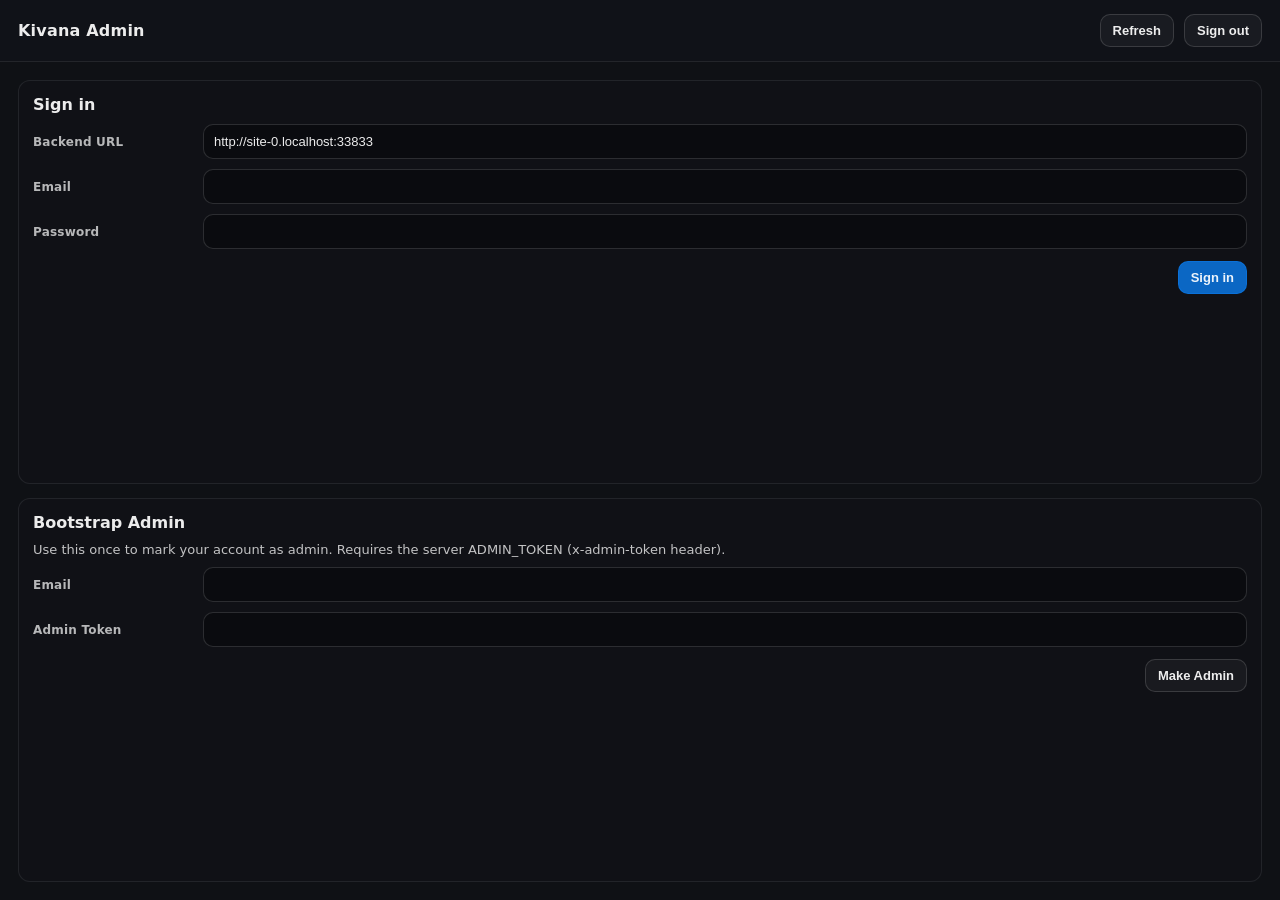
<file: kivana-api/kivana-admin/index.html>
<!doctype html>
<html lang="en">
  <head>
    <meta charset="utf-8" />
    <meta name="viewport" content="width=device-width,initial-scale=1" />
    <title>Kivana Admin</title>
    <link rel="stylesheet" href="./admin.css" />
  </head>
  <body>
    <div class="shell">
      <header class="top">
        <div class="brand">Kivana Admin</div>
        <div class="right">
          <div id="me" class="me"></div>
          <button id="refresh" class="btn">Refresh</button>
          <button id="logout" class="btn">Sign out</button>
        </div>
      </header>

      <main class="main">
        <section id="authCard" class="card">
          <div class="cardTitle">Sign in</div>
          <div class="row">
            <label class="label">Backend URL</label>
            <input id="baseUrl" class="input" value="" />
          </div>
          <div class="row">
            <label class="label">Email</label>
            <input id="email" class="input" value="" />
          </div>
          <div class="row">
            <label class="label">Password</label>
            <input id="password" class="input" type="password" value="" />
          </div>
          <div class="actions">
            <button id="login" class="btn primary">Sign in</button>
          </div>
          <div id="authStatus" class="status"></div>
        </section>

        <section id="panel" class="card" style="display: none">
          <div class="cardTitle">Users</div>
          <div id="panelStatus" class="status"></div>
          <div class="tableWrap">
            <table class="table">
              <thead>
                <tr>
                  <th>Email</th>
                  <th>Created</th>
                  <th>IP Address</th>
                  <th>Admin</th>
                  <th>Kivana Plan</th>
                  <th>Ends At</th>
                  <th>Set Plan</th>
                  <th>Duration</th>
                  <th>Actions</th>
                </tr>
              </thead>
              <tbody id="usersBody"></tbody>
            </table>
          </div>
        </section>

        <section id="bootstrapCard" class="card">
          <div class="cardTitle">Bootstrap Admin</div>
          <div class="note">
            Use this once to mark your account as admin. Requires the server ADMIN_TOKEN (x-admin-token header).
          </div>
          <div class="row">
            <label class="label">Email</label>
            <input id="bootstrapEmail" class="input" value="" />
          </div>
          <div class="row">
            <label class="label">Admin Token</label>
            <input id="bootstrapToken" class="input" type="password" value="" />
          </div>
          <div class="actions">
            <button id="bootstrapBtn" class="btn">Make Admin</button>
          </div>
          <div id="bootstrapStatus" class="status"></div>
        </section>
      </main>
    </div>

    <script src="./admin.js" type="module"></script>
  </body>
</html>
</file>
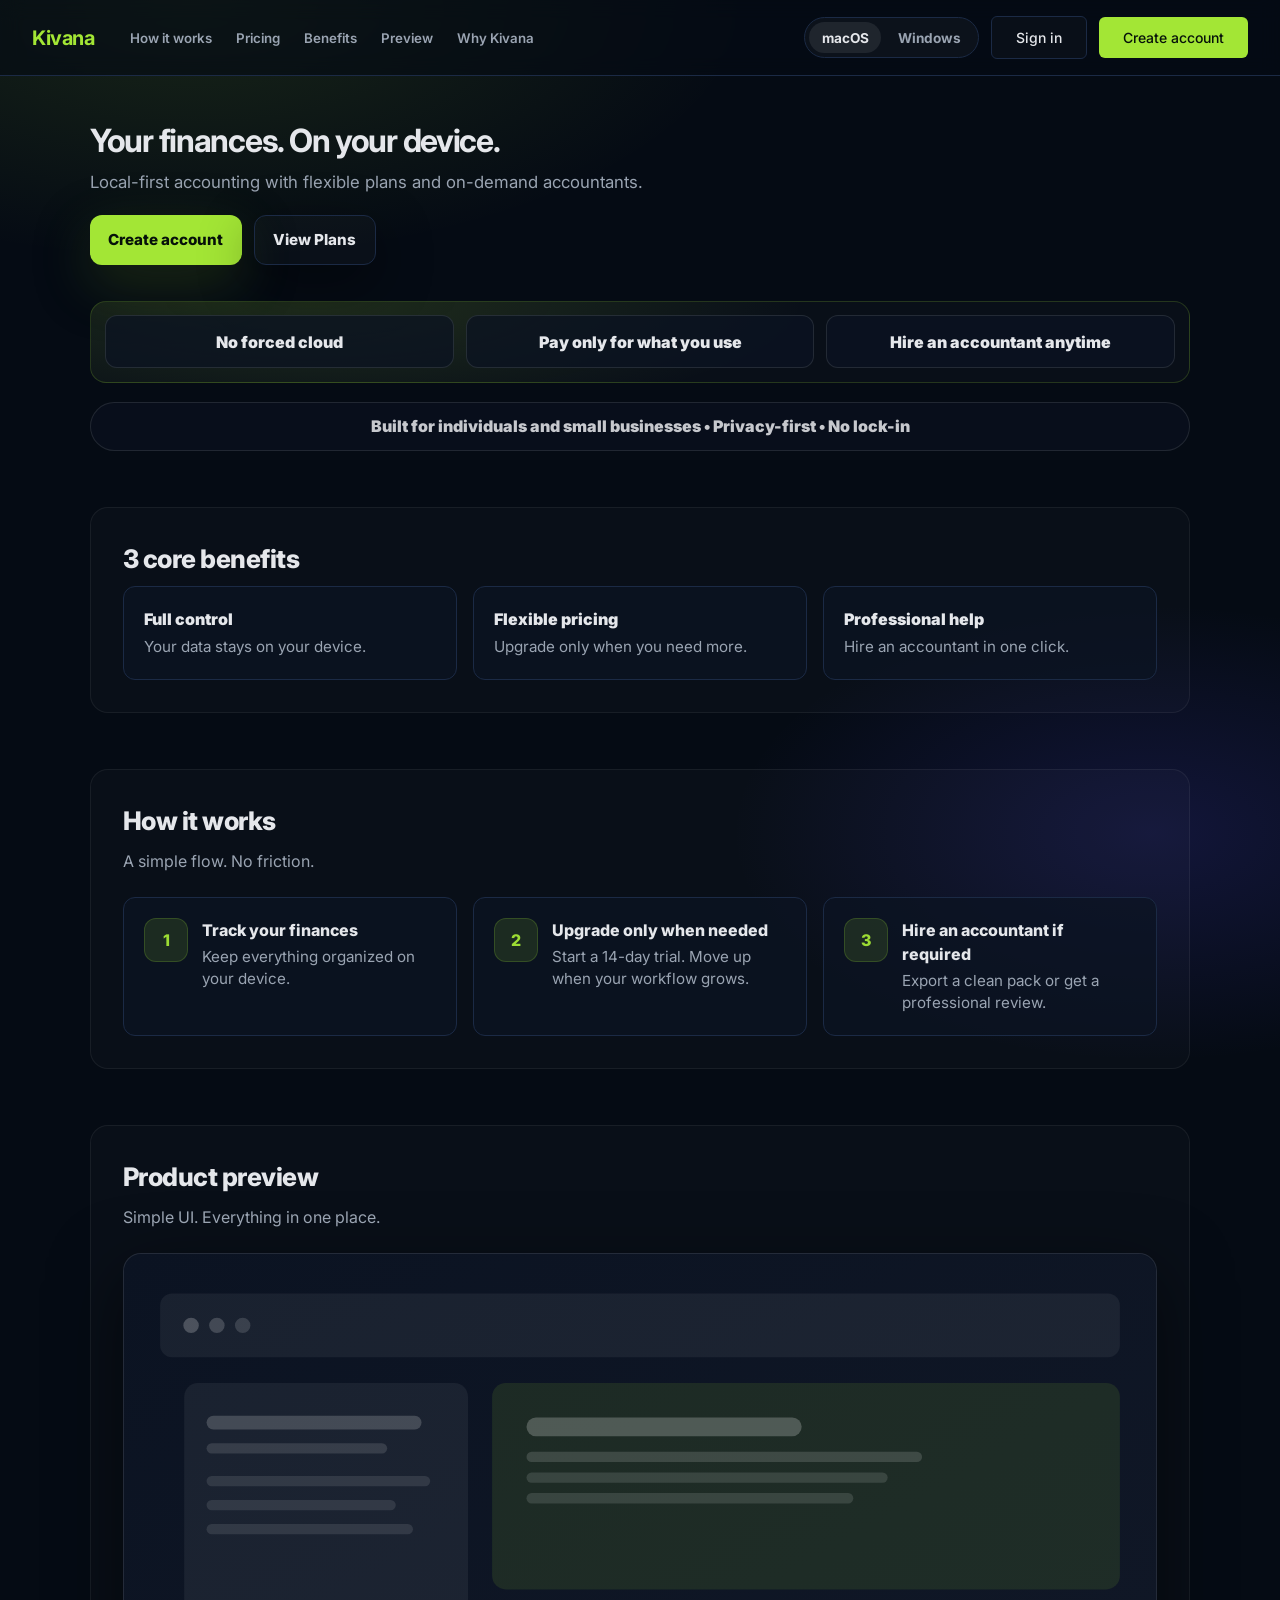
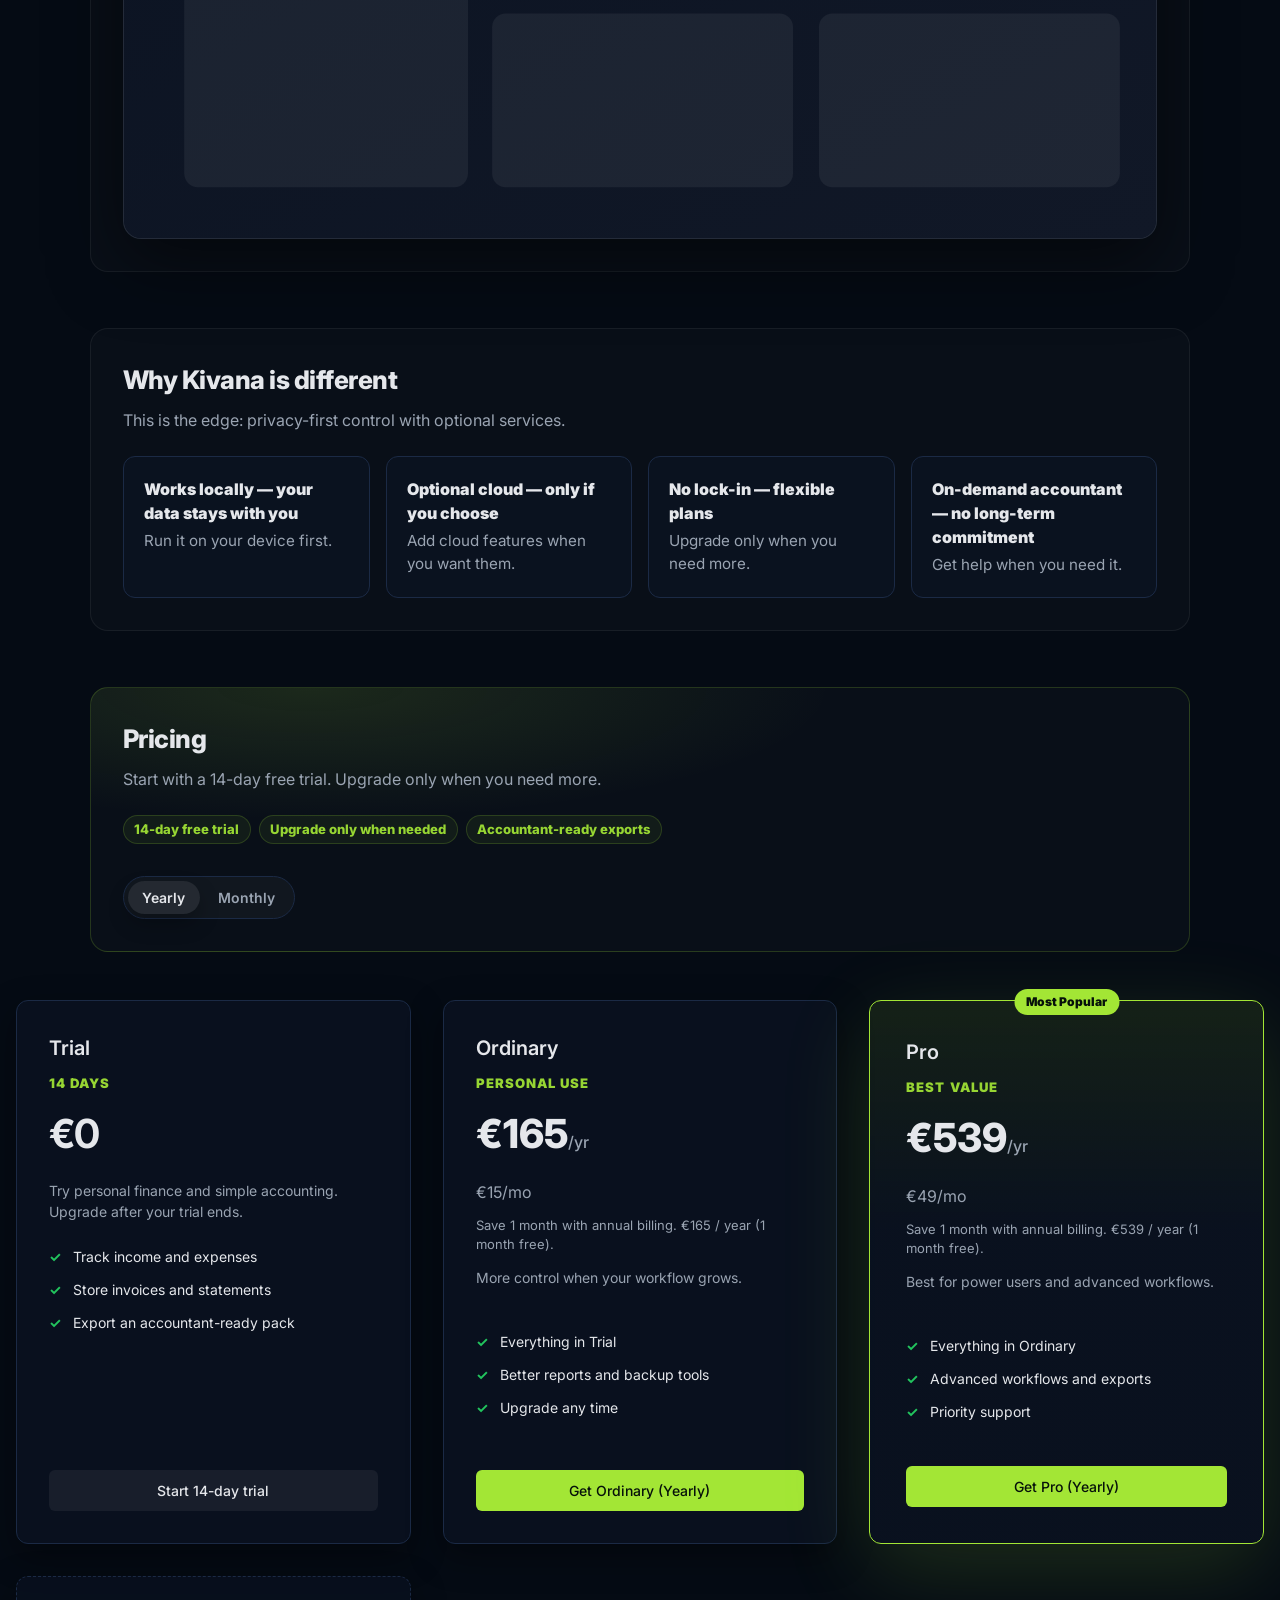
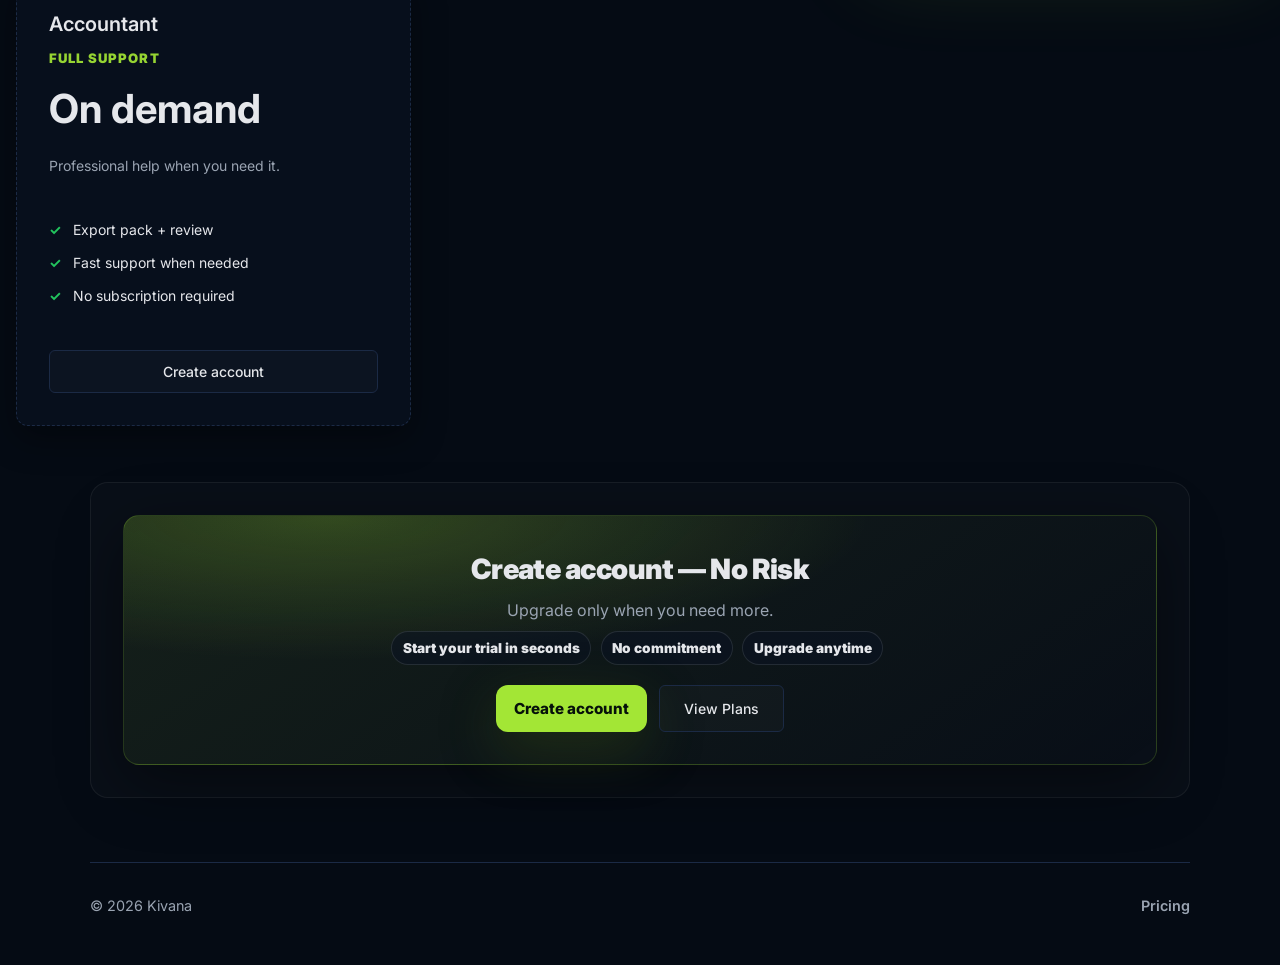
<file: kivana-api/kivana-portal/index.html>
<!DOCTYPE html>
<html lang="en">
<head>
  <meta charset="UTF-8" />
  <meta name="viewport" content="width=device-width, initial-scale=1.0"/>
  <title>Kivana — Personal Finance & Accounting</title>
  <meta name="description" content="Kivana is local-first personal finance and accounting software. Your data stays on your device, with flexible plans and accountant-ready exports when you need them." />
  <link rel="stylesheet" href="portal.css?v=0.4.10" />
  <link rel="preconnect" href="https://fonts.googleapis.com">
  <link rel="preconnect" href="https://fonts.gstatic.com" crossorigin>
  <link href="https://fonts.googleapis.com/css2?family=Inter:wght@400;500;600;700&display=swap" rel="stylesheet">
</head>
<body>
  <div id="app">
    <div id="navbar">
      <div class="logo">Kivana</div>
      <div class="nav-links">
        <div class="nav-main">
          <button class="nav-anchor" id="navFeatures">How it works</button>
          <button class="nav-anchor" id="navPricing">Pricing</button>
          <button class="nav-anchor" id="navSecurity">Benefits</button>
          <button class="nav-anchor" id="navResources">Preview</button>
          <button class="nav-anchor" id="navAccountants">Why Kivana</button>
        </div>
        <div class="nav-actions">
          <div class="os-toggle" id="osToggle">
            <button type="button" class="os-btn active" id="osMac">macOS</button>
            <button type="button" class="os-btn" id="osWin">Windows</button>
          </div>
          <button id="btnSignIn" class="btn btn-secondary">Sign in</button>
          <button id="btnSignUp" class="btn btn-primary">Create account</button>
        </div>
        <button class="nav-menu-btn" id="btnMenu" type="button" aria-label="Open menu" aria-expanded="false">☰</button>
        <button id="btnNavPlans" class="btn btn-secondary hidden">Plans</button>
        <button id="btnNavAccount" class="btn btn-secondary hidden">Account</button>
        <span id="navUserEmail" class="hidden"></span>
        <button id="btnSignOut" class="btn btn-secondary hidden">Sign out</button>
      </div>
    </div>

    <div class="mobile-menu hidden" id="mobileMenu" role="dialog" aria-modal="true" aria-label="Menu">
      <div class="mobile-menu-panel">
        <div class="mobile-menu-top">
          <div class="mobile-menu-title">Menu</div>
          <button class="mobile-menu-close" id="btnCloseMenu" type="button" aria-label="Close menu">✕</button>
        </div>
        <div class="mobile-menu-links" id="mobileMenuPublic">
          <button class="mobile-menu-link" id="mNavFeatures">How it works</button>
          <button class="mobile-menu-link" id="mNavPricing">Pricing</button>
          <button class="mobile-menu-link" id="mNavSecurity">Benefits</button>
          <button class="mobile-menu-link" id="mNavResources">Preview</button>
          <button class="mobile-menu-link" id="mNavAccountants">Why Kivana</button>
        </div>
        <div class="mobile-menu-links hidden" id="mobileMenuAuthed">
          <button class="mobile-menu-link" id="mPlans">Plans</button>
          <button class="mobile-menu-link" id="mAccount">Account</button>
        </div>
        <div class="mobile-menu-actions" id="mobileMenuPublicActions">
          <div class="os-toggle" id="mOsToggle">
            <button type="button" class="os-btn active" id="mOsMac">macOS</button>
            <button type="button" class="os-btn" id="mOsWin">Windows</button>
          </div>
          <button class="btn btn-secondary w-full" id="mSignIn">Sign in</button>
          <button class="btn btn-primary w-full" id="mGetKivana">Create account</button>
        </div>
        <div class="mobile-menu-actions hidden" id="mobileMenuAuthedActions">
          <button class="btn btn-secondary w-full" id="mSignOut">Sign out</button>
        </div>
      </div>
      <div class="mobile-menu-backdrop" id="menuBackdrop"></div>
    </div>

    <!-- Auth View (Login / Signup) -->
    <div id="viewAuth" class="view hidden">
      <div class="card auth-card">
        <button class="auth-back" id="btnBackToWebsite" type="button">← Back to website</button>
        <h2 id="authTitle">Sign in to Kivana</h2>
        <p id="authSubtitle" class="text-muted">Manage your Personal Finance app subscription.</p>
        
        <form id="authForm">
          <div class="input-group">
            <label for="email">Email address</label>
            <input type="email" id="email" required />
          </div>
          <div class="input-group">
            <label for="password">Password</label>
            <input type="password" id="password" required />
          </div>
          
          <div id="authError" class="error-msg"></div>
          
          <button type="submit" class="btn btn-primary w-full" id="btnSubmitAuth">Sign in</button>
        </form>

        <div class="auth-toggle">
          <span id="authToggleText">Don't have an account?</span>
          <a href="#" id="linkToggleAuth">Create one</a>
        </div>
      </div>
    </div>

    <!-- Dashboard View (Plan Selection) -->
    <div id="viewDashboard" class="view active">
      <div class="dashboard-header">
        <div id="marketingSections">
          <div class="hero hero-solo">
            <div>
              <h2 class="hero-title">Your finances. On your device.</h2>
              <p class="hero-subtitle">Local-first accounting with flexible plans and on-demand accountants.</p>
              <div class="hero-ctas">
                <button class="btn btn-primary btn-hero" id="btnHeroStartFree">Create account</button>
                <button class="btn btn-secondary btn-hero" id="btnHeroViewPlans">View Plans</button>
              </div>
            </div>
          </div>

          <div class="clarity-strip" aria-label="Key guarantees">
            <div class="clarity-item">No forced cloud</div>
            <div class="clarity-item">Pay only for what you use</div>
            <div class="clarity-item">Hire an accountant anytime</div>
          </div>

          <div class="trust-strip" aria-label="Trust">
            Built for individuals and small businesses • Privacy-first • No lock-in
          </div>

          <section class="section" id="benefits">
            <div class="section-title">3 core benefits</div>
            <div class="benefits-grid">
              <div class="benefit-card">
                <div class="benefit-title">Full control</div>
                <div class="benefit-desc">Your data stays on your device.</div>
              </div>
              <div class="benefit-card">
                <div class="benefit-title">Flexible pricing</div>
                <div class="benefit-desc">Upgrade only when you need more.</div>
              </div>
              <div class="benefit-card">
                <div class="benefit-title">Professional help</div>
                <div class="benefit-desc">Hire an accountant in one click.</div>
              </div>
            </div>
          </section>

          <section class="section" id="how">
            <div class="section-title">How it works</div>
            <div class="section-subtitle">A simple flow. No friction.</div>
            <div class="steps">
              <div class="step">
                <div class="step-n">1</div>
                <div>
                  <div class="step-t">Track your finances</div>
                  <div class="step-d">Keep everything organized on your device.</div>
                </div>
              </div>
              <div class="step">
                <div class="step-n">2</div>
                <div>
                  <div class="step-t">Upgrade only when needed</div>
                  <div class="step-d">Start a 14-day trial. Move up when your workflow grows.</div>
                </div>
              </div>
              <div class="step">
                <div class="step-n">3</div>
                <div>
                  <div class="step-t">Hire an accountant if required</div>
                  <div class="step-d">Export a clean pack or get a professional review.</div>
                </div>
              </div>
            </div>
          </section>

          <section class="section" id="preview">
            <div class="section-title">Product preview</div>
            <div class="section-subtitle">Simple UI. Everything in one place.</div>
            <div class="preview-media" aria-label="Kivana UI preview">
              <svg class="preview-svg" viewBox="0 0 1200 680" role="img" aria-label="Kivana UI preview">
                <defs>
                  <linearGradient id="pvG" x1="0" y1="0" x2="1" y2="1">
                    <stop offset="0" stop-color="#0b1322"/>
                    <stop offset="1" stop-color="#111827"/>
                  </linearGradient>
                </defs>
                <rect x="0" y="0" width="1200" height="680" rx="22" fill="url(#pvG)"/>
                <rect x="42" y="46" width="1116" height="74" rx="14" fill="rgba(255,255,255,0.06)"/>
                <circle cx="78" cy="83" r="9" fill="rgba(255,255,255,0.22)"/>
                <circle cx="108" cy="83" r="9" fill="rgba(255,255,255,0.18)"/>
                <circle cx="138" cy="83" r="9" fill="rgba(255,255,255,0.14)"/>
                <rect x="70" y="150" width="330" height="470" rx="16" fill="rgba(255,255,255,0.06)"/>
                <rect x="428" y="150" width="730" height="240" rx="16" fill="rgba(163,230,53,0.10)"/>
                <rect x="428" y="418" width="350" height="202" rx="16" fill="rgba(255,255,255,0.06)"/>
                <rect x="808" y="418" width="350" height="202" rx="16" fill="rgba(255,255,255,0.06)"/>
                <rect x="96" y="188" width="250" height="16" rx="8" fill="rgba(255,255,255,0.18)"/>
                <rect x="96" y="220" width="210" height="12" rx="6" fill="rgba(255,255,255,0.12)"/>
                <rect x="96" y="258" width="260" height="12" rx="6" fill="rgba(255,255,255,0.10)"/>
                <rect x="96" y="286" width="220" height="12" rx="6" fill="rgba(255,255,255,0.10)"/>
                <rect x="96" y="314" width="240" height="12" rx="6" fill="rgba(255,255,255,0.10)"/>
                <rect x="468" y="190" width="320" height="22" rx="11" fill="rgba(255,255,255,0.22)"/>
                <rect x="468" y="230" width="460" height="12" rx="6" fill="rgba(255,255,255,0.14)"/>
                <rect x="468" y="254" width="420" height="12" rx="6" fill="rgba(255,255,255,0.12)"/>
                <rect x="468" y="278" width="380" height="12" rx="6" fill="rgba(255,255,255,0.12)"/>
              </svg>
            </div>
          </section>

          <section class="section" id="different">
            <div class="section-title">Why Kivana is different</div>
            <div class="section-subtitle">This is the edge: privacy-first control with optional services.</div>
            <div class="diff-grid">
              <div class="diff-card">
                <div class="diff-title">Works locally — your data stays with you</div>
                <div class="diff-desc">Run it on your device first.</div>
              </div>
              <div class="diff-card">
                <div class="diff-title">Optional cloud — only if you choose</div>
                <div class="diff-desc">Add cloud features when you want them.</div>
              </div>
              <div class="diff-card">
                <div class="diff-title">No lock-in — flexible plans</div>
                <div class="diff-desc">Upgrade only when you need more.</div>
              </div>
              <div class="diff-card">
                <div class="diff-title">On-demand accountant — no long-term commitment</div>
                <div class="diff-desc">Get help when you need it.</div>
              </div>
            </div>
          </section>
        </div>

        <section class="section" id="pricing">
          <div class="section-title">Pricing</div>
          <div class="section-subtitle">Start with a 14-day free trial. Upgrade only when you need more.</div>
          <div class="pricing-points">
            <span class="pricing-point">14-day free trial</span>
            <span class="pricing-point">Upgrade only when needed</span>
            <span class="pricing-point">Accountant-ready exports</span>
          </div>
          <div class="billingToggle" role="group" aria-label="Billing cycle">
            <button type="button" class="billingToggleBtn active" id="btnBillingYearly" data-cycle="yearly">Yearly</button>
            <button type="button" class="billingToggleBtn" id="btnBillingMonthly" data-cycle="monthly">Monthly</button>
          </div>
        </section>
      </div>

      <div class="plans-grid">
        <div class="plan-card">
          <div class="plan-header">
            <h3>Trial</h3>
            <div class="plan-for">14 days</div>
            <div class="price">€0</div>
            <p class="plan-desc">Try personal finance and simple accounting. Upgrade after your trial ends.</p>
          </div>
          <ul class="features">
            <li>Track income and expenses</li>
            <li>Store invoices and statements</li>
            <li>Export an accountant-ready pack</li>
          </ul>
          <button class="btn btn-plan w-full" data-plan="basic" id="btnPlanBasic">Start 14-day trial</button>
        </div>

        <div class="plan-card">
          <div class="plan-header">
            <h3>Ordinary</h3>
            <div class="plan-for">Personal use</div>
            <div class="price">
              <span class="priceMain" id="stdMainPrice">€165</span><span class="priceUnit" id="stdMainUnit">/yr</span>
            </div>
            <div class="subPrice" id="stdSubPrice">€15/mo</div>
            <p class="plan-note" id="stdNote">Save 1 month with annual billing. €165 / year (1 month free).</p>
            <p class="plan-desc">More control when your workflow grows.</p>
          </div>
          <ul class="features">
            <li>Everything in Trial</li>
            <li>Better reports and backup tools</li>
            <li>Upgrade any time</li>
          </ul>
          <button class="btn btn-primary w-full" data-plan="standard" id="btnPlanStandard">Get Ordinary (Yearly)</button>
        </div>

        <div class="plan-card highlight">
          <div class="badge">Most Popular</div>
          <div class="plan-header">
            <h3>Pro</h3>
            <div class="plan-for">Best value</div>
            <div class="price">
              <span class="priceMain" id="proMainPrice">€539</span><span class="priceUnit" id="proMainUnit">/yr</span>
            </div>
            <div class="subPrice" id="proSubPrice">€49/mo</div>
            <p class="plan-note" id="proNote">Save 1 month with annual billing. €539 / year (1 month free).</p>
            <p class="plan-desc">Best for power users and advanced workflows.</p>
          </div>
          <ul class="features">
            <li>Everything in Ordinary</li>
            <li>Advanced workflows and exports</li>
            <li>Priority support</li>
          </ul>
          <button class="btn btn-primary w-full" data-plan="pro" id="btnPlanPro">Get Pro (Yearly)</button>
        </div>

        <div class="plan-card plan-card-service">
          <div class="plan-header">
            <h3>Accountant</h3>
            <div class="plan-for">Full support</div>
            <div class="price">On demand</div>
            <p class="plan-desc">Professional help when you need it.</p>
          </div>
          <ul class="features">
            <li>Export pack + review</li>
            <li>Fast support when needed</li>
            <li>No subscription required</li>
          </ul>
          <button class="btn btn-secondary w-full" id="btnAccountantService">Create account</button>
        </div>
      </div>

      <div class="current-plan-banner hidden" id="currentPlanBanner">
        Your current plan: <strong id="lblCurrentPlan">...</strong>
      </div>
      <div id="dashboardStatus" class="status-msg"></div>

      <div id="marketingFooter">
        <section class="section">
          <div class="cta">
          <div class="cta-title">Create account — No Risk</div>
          <div class="cta-subtitle">Upgrade only when you need more.</div>
          <div class="cta-urgency">Start your trial in seconds</div>
          <div class="cta-urgency">No commitment</div>
          <div class="cta-urgency">Upgrade anytime</div>
            <div class="cta-actions">
            <button class="btn btn-primary btn-hero" id="btnCtaCreate">Create account</button>
            <button class="btn btn-secondary" id="btnCtaViewPlans">View Plans</button>
            </div>
          </div>
        </section>

        <div class="footer">
          <div>© <span id="footerYear"></span> Kivana</div>
          <div>
            <a href="#pricing" id="footerPricing">Pricing</a>
          </div>
        </div>
      </div>
    </div>

    <div id="viewAccount" class="view hidden">
      <div class="dashboard-header">
        <h2>Account</h2>
        <p class="text-muted">Update your profile and manage your subscription.</p>
      </div>

      <div class="account-grid">
        <div class="card">
          <h3 class="card-title">Profile</h3>
          <div class="profile-row">
            <div class="avatar-wrap">
              <img id="avatarPreview" class="avatar" alt="Avatar" />
            </div>
            <div class="profile-fields">
              <div class="input-group">
                <label for="displayName">Display name</label>
                <input id="displayName" type="text" placeholder="Your name" />
              </div>
              <div class="input-group">
                <label for="avatarFile">Avatar image</label>
                <input id="avatarFile" type="file" accept="image/*" />
              </div>
              <button id="btnSaveProfile" class="btn btn-primary">Save profile</button>
            </div>
          </div>
          <div id="profileStatus" class="status-msg"></div>
        </div>

        <div class="card">
          <h3 class="card-title">Subscription</h3>
          <div class="sub-details">
            <div class="sub-line">Plan: <strong id="subPlanName">...</strong></div>
            <div class="sub-line text-muted" id="subPlanMeta"></div>
          </div>
          <div class="sub-actions">
            <button id="btnManagePlans" class="btn btn-secondary">Manage plans</button>
            <button id="btnCancelSub" class="btn btn-secondary">Cancel subscription</button>
          </div>
          <div id="accountStatus" class="status-msg"></div>
        </div>
      </div>
    </div>
  </div>

  <script src="portal.js?v=0.4.10"></script>
</body>
</html>
</file>
<file: kivana-api/kivana-admin/admin.css>
* {
  box-sizing: border-box;
}

body {
  margin: 0;
  font-family: ui-sans-serif, system-ui, -apple-system, Segoe UI, Roboto, Helvetica, Arial;
  background: #0f1115;
  color: rgba(255, 255, 255, 0.92);
}

.shell {
  min-height: 100vh;
  display: grid;
  grid-template-rows: auto 1fr;
}

.top {
  display: flex;
  justify-content: space-between;
  align-items: center;
  padding: 14px 18px;
  border-bottom: 1px solid rgba(255, 255, 255, 0.08);
  background: rgba(17, 19, 24, 0.92);
  position: sticky;
  top: 0;
}

.brand {
  font-weight: 900;
  letter-spacing: 0.2px;
}

.right {
  display: flex;
  gap: 10px;
  align-items: center;
}

.me {
  color: rgba(255, 255, 255, 0.75);
  font-size: 13px;
  max-width: 320px;
  overflow: hidden;
  text-overflow: ellipsis;
  white-space: nowrap;
}

.main {
  padding: 18px;
  display: grid;
  gap: 14px;
  grid-template-columns: 1fr;
}

.card {
  border: 1px solid rgba(255, 255, 255, 0.08);
  background: rgba(17, 19, 24, 0.72);
  border-radius: 12px;
  padding: 14px;
}

.cardTitle {
  font-weight: 900;
  margin-bottom: 10px;
}

.row {
  display: grid;
  grid-template-columns: 160px 1fr;
  gap: 10px;
  align-items: center;
  margin-top: 10px;
}

.label {
  color: rgba(255, 255, 255, 0.7);
  font-size: 12px;
  font-weight: 800;
  letter-spacing: 0.2px;
}

.input {
  width: 100%;
  border: 1px solid rgba(255, 255, 255, 0.14);
  background: rgba(8, 9, 12, 0.6);
  color: rgba(255, 255, 255, 0.92);
  padding: 9px 10px;
  border-radius: 10px;
  font-size: 13px;
}

.actions {
  margin-top: 12px;
  display: flex;
  justify-content: flex-end;
}

.btn {
  appearance: none;
  border: 1px solid rgba(255, 255, 255, 0.14);
  background: rgba(255, 255, 255, 0.04);
  color: rgba(255, 255, 255, 0.92);
  padding: 8px 12px;
  border-radius: 10px;
  font-size: 13px;
  font-weight: 800;
  cursor: pointer;
}

.btn:hover {
  background: rgba(255, 255, 255, 0.06);
}

.btn.primary {
  background: rgba(10, 132, 255, 0.75);
  border-color: rgba(10, 132, 255, 0.35);
}

.btn.primary:hover {
  background: rgba(10, 132, 255, 0.9);
}

.status {
  margin-top: 10px;
  font-size: 13px;
  color: rgba(255, 255, 255, 0.75);
  min-height: 18px;
}

.note {
  font-size: 13px;
  color: rgba(255, 255, 255, 0.75);
}

.tableWrap {
  overflow: auto;
  margin-top: 10px;
}

.table {
  width: 100%;
  border-collapse: collapse;
  font-size: 13px;
}

.table th,
.table td {
  padding: 10px 10px;
  border-bottom: 1px solid rgba(255, 255, 255, 0.08);
  text-align: left;
  white-space: nowrap;
}

.pill {
  display: inline-flex;
  align-items: center;
  gap: 6px;
  padding: 2px 8px;
  border-radius: 999px;
  border: 1px solid rgba(255, 255, 255, 0.14);
  background: rgba(255, 255, 255, 0.03);
  font-size: 12px;
  font-weight: 800;
}

.select {
  border: 1px solid rgba(255, 255, 255, 0.14);
  background: rgba(8, 9, 12, 0.6);
  color: rgba(255, 255, 255, 0.92);
  padding: 8px 10px;
  border-radius: 10px;
  font-size: 13px;
}
</file>
<file: kivana-api/kivana-portal/portal.css>
:root {
  --primary: #A3E635;
  --primary-hover: #84CC16;
  --bg: #050B14;
  --surface: #0B1322;
  --surface-2: #0E1A2F;
  --text: #E5E7EB;
  --text-muted: #9AA4B2;
  --border: #1B2A45;
  --error: #EF4444;
  --success: #22C55E;
}

* {
  box-sizing: border-box;
  margin: 0;
  padding: 0;
  font-family: 'Inter', -apple-system, BlinkMacSystemFont, sans-serif;
}

body {
  background: radial-gradient(900px 420px at 15% 0%, rgba(163,230,53,0.12), rgba(5,11,20,0) 62%),
    radial-gradient(700px 380px at 90% 20%, rgba(79,70,229,0.18), rgba(5,11,20,0) 60%),
    var(--bg);
  color: var(--text);
  line-height: 1.5;
  -webkit-font-smoothing: antialiased;
}

.hidden { display: none !important; }
.w-full { width: 100%; }

/* Navbar */
#navbar {
  display: flex;
  justify-content: space-between;
  align-items: center;
  padding: 1rem 2rem;
  background: rgba(5, 11, 20, 0.65);
  border-bottom: 1px solid var(--border);
  backdrop-filter: blur(10px);
  position: sticky;
  top: 0;
  z-index: 50;
}

.logo {
  font-size: 1.25rem;
  font-weight: 700;
  color: var(--primary);
  letter-spacing: -0.5px;
}

.nav-links {
  display: flex;
  align-items: center;
  justify-content: space-between;
  gap: 1rem;
  font-size: 0.875rem;
  flex: 1;
  margin-left: 2rem;
}

.nav-links .nav-anchor {
  background: transparent;
  border: none;
  padding: 0.5rem 0.25rem;
  color: var(--text-muted);
  font-weight: 600;
  cursor: pointer;
}

.nav-links .nav-anchor:hover {
  color: var(--text);
}

.nav-links .nav-spacer {
  width: 1px;
  height: 22px;
  background: var(--border);
  margin: 0 0.25rem;
}

.nav-main {
  display: flex;
  align-items: center;
  gap: 1rem;
  flex-wrap: wrap;
}

.nav-actions {
  display: flex;
  align-items: center;
  gap: 0.75rem;
  flex-wrap: wrap;
  justify-content: flex-end;
}

.os-toggle {
  display: inline-flex;
  border-radius: 999px;
  border: 1px solid var(--border);
  background: rgba(255,255,255,0.03);
  padding: 0.25rem;
  gap: 0.25rem;
}

.os-btn {
  appearance: none;
  border: none;
  background: transparent;
  color: var(--text-muted);
  font-weight: 700;
  font-size: 0.85rem;
  border-radius: 999px;
  padding: 0.45rem 0.8rem;
  cursor: pointer;
}

.os-btn.active {
  background: rgba(255,255,255,0.08);
  color: var(--text);
}

.nav-menu-btn {
  display: none;
  appearance: none;
  border: 1px solid var(--border);
  background: rgba(255,255,255,0.03);
  color: var(--text);
  border-radius: 10px;
  padding: 0.55rem 0.75rem;
  font-weight: 900;
  cursor: pointer;
}

.nav-menu-btn:hover {
  background: rgba(255,255,255,0.06);
}

.mobile-menu {
  position: fixed;
  inset: 0;
  z-index: 100;
}

.mobile-menu-panel {
  position: absolute;
  right: 0;
  top: 0;
  height: 100%;
  width: min(360px, 92vw);
  z-index: 1;
  background: rgba(11, 19, 34, 0.98);
  border-left: 1px solid var(--border);
  box-shadow: -24px 0 80px rgba(0,0,0,0.65);
  padding: 1rem;
  display: flex;
  flex-direction: column;
  gap: 1rem;
}

.mobile-menu-backdrop {
  position: absolute;
  inset: 0;
  z-index: 0;
  background: rgba(0,0,0,0.55);
}

.mobile-menu-top {
  display: flex;
  align-items: center;
  justify-content: space-between;
}

.mobile-menu-title {
  font-weight: 900;
  letter-spacing: -0.01em;
}

.mobile-menu-close {
  appearance: none;
  border: 1px solid var(--border);
  background: rgba(255,255,255,0.03);
  color: var(--text);
  border-radius: 10px;
  padding: 0.45rem 0.65rem;
  cursor: pointer;
}

.mobile-menu-links {
  display: grid;
  gap: 0.25rem;
}

.mobile-menu-link {
  appearance: none;
  background: transparent;
  border: 1px solid transparent;
  color: var(--text);
  text-align: left;
  padding: 0.75rem 0.85rem;
  border-radius: 12px;
  font-weight: 800;
  cursor: pointer;
}

.mobile-menu-link:hover {
  border-color: var(--border);
  background: rgba(255,255,255,0.03);
}

.mobile-menu-actions {
  display: grid;
  gap: 0.75rem;
  margin-top: auto;
}

@media (max-width: 900px) {
  #navbar {
    padding: 0.9rem 1rem;
  }

  .nav-links {
    margin-left: 0.75rem;
    justify-content: flex-end;
  }

  .nav-main,
  .nav-actions {
    display: none;
  }

  .nav-menu-btn {
    display: inline-flex;
    align-items: center;
    justify-content: center;
  }
}

@media (max-width: 520px) {
  .logo {
    font-size: 1.1rem;
  }
}

/* Container */
#app {
  min-height: 100vh;
  display: flex;
  flex-direction: column;
}

.view {
  flex: 1;
  padding: 3rem 1rem;
  max-width: 1320px;
  margin: 0 auto;
  width: 100%;
}

@media (max-width: 600px) {
  .view {
    padding: 2rem 0.85rem;
  }

  .card {
    padding: 1.5rem;
  }

  .profile-row {
    grid-template-columns: 1fr;
  }
}

.card {
  background: var(--surface);
  border-radius: 12px;
  padding: 2rem;
  border: 1px solid var(--border);
  box-shadow: 0 10px 30px rgba(0,0,0,0.30);
}

.card-title {
  font-size: 1.125rem;
  font-weight: 700;
  margin-bottom: 1rem;
}

.account-grid {
  display: grid;
  grid-template-columns: 1.1fr 0.9fr;
  gap: 1.5rem;
}

@media (max-width: 900px) {
  .account-grid {
    grid-template-columns: 1fr;
  }
}

.profile-row {
  display: grid;
  grid-template-columns: 92px 1fr;
  gap: 1.25rem;
  align-items: start;
}

.avatar-wrap {
  width: 92px;
  height: 92px;
  border-radius: 999px;
  overflow: hidden;
  border: 1px solid var(--border);
  background: rgba(255,255,255,0.06);
}

.avatar {
  width: 100%;
  height: 100%;
  object-fit: cover;
  display: block;
}

.profile-fields {
  display: grid;
  grid-template-columns: 1fr;
  gap: 0.75rem;
}

.sub-details {
  display: grid;
  gap: 0.5rem;
  margin-bottom: 1.25rem;
}

.sub-line {
  font-size: 0.95rem;
}

.sub-actions {
  display: grid;
  grid-template-columns: 1fr 1fr;
  gap: 0.75rem;
}

@media (max-width: 520px) {
  .sub-actions {
    grid-template-columns: 1fr;
  }
}

/* Auth Card */
.auth-card {
  max-width: 400px;
  margin: 2rem auto;
  padding: 2.5rem;
  background: rgba(11, 19, 34, 0.92);
  border-radius: 12px;
  box-shadow: 0 22px 60px rgba(0,0,0,0.45);
}

.auth-back {
  appearance: none;
  background: transparent;
  border: none;
  color: var(--text-muted);
  font-weight: 600;
  cursor: pointer;
  padding: 0;
  margin-bottom: 1.25rem;
}

.auth-back:hover {
  color: var(--text);
}

.auth-card h2 {
  font-size: 1.5rem;
  margin-bottom: 0.5rem;
  text-align: center;
}

.text-muted {
  color: var(--text-muted);
  text-align: center;
  margin-bottom: 2rem;
}

.input-group {
  margin-bottom: 1.25rem;
}

.input-group label {
  display: block;
  font-size: 0.875rem;
  font-weight: 500;
  margin-bottom: 0.5rem;
}

.input-group input {
  width: 100%;
  padding: 0.75rem 1rem;
  border: 1px solid var(--border);
  border-radius: 6px;
  font-size: 1rem;
  transition: border-color 0.2s, box-shadow 0.2s;
  background: rgba(255,255,255,0.03);
  color: var(--text);
}

.input-group input:focus {
  outline: none;
  border-color: var(--primary);
  box-shadow: 0 0 0 3px rgba(79, 70, 229, 0.1);
}

.btn {
  display: inline-flex;
  align-items: center;
  justify-content: center;
  padding: 0.75rem 1.5rem;
  border-radius: 6px;
  font-weight: 500;
  font-size: 0.875rem;
  cursor: pointer;
  border: none;
  transition: all 0.2s;
}

.btn-primary {
  background-color: var(--primary);
  color: #06110A;
}

.btn-primary:hover {
  background-color: var(--primary-hover);
}

.btn-secondary {
  background-color: rgba(255,255,255,0.02);
  border: 1px solid var(--border);
  color: var(--text);
}

.btn-secondary:hover {
  background-color: rgba(255,255,255,0.06);
}

.btn-plan {
  background-color: rgba(255,255,255,0.06);
  color: var(--text);
  margin-top: auto;
}

.btn-plan:hover {
  background-color: rgba(255,255,255,0.10);
}

.btn-hero {
  border-radius: 12px;
  font-weight: 800;
  font-size: 0.95rem;
  padding: 0.9rem 1.15rem;
  box-shadow: 0 18px 55px rgba(0,0,0,0.45);
}

.btn-primary.btn-hero {
  box-shadow: 0 18px 55px rgba(163,230,53,0.16), 0 18px 55px rgba(0,0,0,0.35);
}

.error-msg {
  color: var(--error);
  font-size: 0.875rem;
  margin-bottom: 1rem;
  text-align: center;
  min-height: 1.25rem;
}

.auth-toggle {
  margin-top: 1.5rem;
  text-align: center;
  font-size: 0.875rem;
}

.auth-toggle a {
  color: var(--primary);
  text-decoration: none;
  font-weight: 500;
}

/* Dashboard Plans */
.dashboard-header {
  margin-bottom: 3rem;
}

.hero-kicker {
  display: inline-flex;
  align-items: center;
  border: 1px solid rgba(163,230,53,0.25);
  background: rgba(163,230,53,0.08);
  color: rgba(163,230,53,0.95);
  font-size: 0.75rem;
  font-weight: 800;
  letter-spacing: 0.08em;
  text-transform: uppercase;
  padding: 0.3rem 0.7rem;
  border-radius: 999px;
  margin-bottom: 1rem;
}

.dashboard-header h2 {
  font-size: 2rem;
  font-weight: 700;
  margin-bottom: 0.5rem;
}

.hero {
  display: grid;
  grid-template-columns: 1.25fr 0.75fr;
  gap: 2rem;
  align-items: center;
  margin: 0 auto 2.25rem auto;
  max-width: 1100px;
  text-align: left;
}

.hero.hero-solo {
  grid-template-columns: 1fr;
}

@media (max-width: 900px) {
  .hero {
    grid-template-columns: 1fr;
    text-align: center;
  }
}

.hero-title {
  font-size: 3.15rem;
  line-height: 1.05;
  letter-spacing: -0.04em;
}

@media (max-width: 600px) {
  .hero-title {
    font-size: 2.35rem;
  }

  .hero-subtitle {
    font-size: 1rem;
  }

  .hero-media {
    min-height: 220px;
  }
}

.hero-subtitle {
  color: var(--text-muted);
  font-size: 1.05rem;
  margin-top: 0.75rem;
}

.hero-ctas {
  display: flex;
  gap: 0.75rem;
  margin-top: 1.25rem;
  flex-wrap: wrap;
  justify-content: flex-start;
}

.clarity-strip {
  max-width: 1100px;
  margin: 0 auto 1.2rem auto;
  display: grid;
  grid-template-columns: repeat(3, minmax(0, 1fr));
  gap: 0.75rem;
  padding: 0.85rem;
  border-radius: 16px;
  border: 1px solid rgba(163,230,53,0.18);
  background: radial-gradient(900px 220px at 20% 0%, rgba(163,230,53,0.14), rgba(255,255,255,0.0) 55%),
    rgba(255,255,255,0.018);
}

.clarity-item {
  background: rgba(11, 19, 34, 0.75);
  border: 1px solid rgba(255,255,255,0.10);
  border-radius: 12px;
  padding: 0.85rem 1rem;
  font-weight: 900;
  text-align: center;
}

@media (max-width: 900px) {
  .clarity-strip {
    grid-template-columns: 1fr;
  }
}

.trust-strip {
  max-width: 1100px;
  margin: 0 auto 2.25rem auto;
  text-align: center;
  font-weight: 900;
  color: rgba(229,231,235,0.86);
  padding: 0.7rem 1rem;
  border-radius: 999px;
  border: 1px solid rgba(255,255,255,0.10);
  background: rgba(11, 19, 34, 0.55);
}

.hero-bullets {
  margin-top: 1rem;
  display: grid;
  gap: 0.45rem;
  color: rgba(229,231,235,0.88);
  font-weight: 700;
  list-style: none;
  padding-left: 0;
}

.hero-bullets li {
  padding-left: 1.2rem;
  position: relative;
}

.hero-bullets li::before {
  content: '•';
  position: absolute;
  left: 0;
  color: rgba(163,230,53,0.85);
  font-weight: 900;
}

.hero-meta {
  margin-top: 0.75rem;
  color: var(--text-muted);
  font-size: 0.92rem;
}

.hero-badges {
  display: flex;
  gap: 0.5rem;
  flex-wrap: wrap;
  margin-top: 1.25rem;
}

.badge-chip {
  display: inline-flex;
  align-items: center;
  border: 1px solid rgba(163,230,53,0.22);
  background: rgba(163,230,53,0.06);
  color: rgba(163,230,53,0.92);
  font-size: 0.85rem;
  font-weight: 600;
  padding: 0.35rem 0.6rem;
  border-radius: 999px;
}

@media (max-width: 900px) {
  .hero-ctas {
    justify-content: center;
  }
}

.hero-media {
  position: relative;
  border-radius: 16px;
  overflow: hidden;
  border: 1px solid rgba(255,255,255,0.10);
  box-shadow: 0 22px 70px rgba(0,0,0,0.55);
  background: #111827;
  min-height: 280px;
}

.hero-image {
  width: 100%;
  height: 100%;
  object-fit: cover;
  display: block;
  filter: saturate(1.05) contrast(1.02);
}

.hero-media::after {
  content: '';
  position: absolute;
  inset: 0;
  background: radial-gradient(800px 280px at 30% 20%, rgba(163,230,53,0.22), rgba(0,0,0,0) 70%),
    linear-gradient(to top, rgba(17,24,39,0.78), rgba(17,24,39,0.0) 55%);
}

.hero-stats {
  position: absolute;
  left: 16px;
  right: 16px;
  bottom: 16px;
  display: grid;
  grid-template-columns: repeat(3, minmax(0, 1fr));
  gap: 10px;
  z-index: 1;
}

@media (max-width: 900px) {
  .hero-stats {
    grid-template-columns: 1fr;
  }
}

.stat {
  border-radius: 12px;
  padding: 0.75rem 0.85rem;
  background: rgba(255,255,255,0.10);
  border: 1px solid rgba(255,255,255,0.18);
  backdrop-filter: blur(8px);
}

.stat-k {
  font-size: 0.78rem;
  font-weight: 700;
  color: rgba(255,255,255,0.78);
  text-transform: uppercase;
  letter-spacing: 0.06em;
}

.stat-v {
  margin-top: 0.2rem;
  color: white;
  font-weight: 700;
}

.section {
  margin: 3.5rem auto 0 auto;
  max-width: 1100px;
  background: rgba(255,255,255,0.018);
  border: 1px solid rgba(255,255,255,0.06);
  border-radius: 18px;
  padding: 2rem;
  scroll-margin-top: 96px;
}

.section-title {
  font-size: 1.6rem;
  font-weight: 800;
  letter-spacing: -0.02em;
  margin-bottom: 0.5rem;
}

.section-subtitle {
  color: var(--text-muted);
  margin-bottom: 1.5rem;
  max-width: 62ch;
}

.benefits-grid {
  display: grid;
  grid-template-columns: repeat(3, minmax(0, 1fr));
  gap: 1rem;
}

@media (max-width: 900px) {
  .benefits-grid {
    grid-template-columns: 1fr;
  }
}

.benefit-card {
  background: rgba(11, 19, 34, 0.75);
  border: 1px solid var(--border);
  border-radius: 12px;
  padding: 1.25rem;
}

.benefit-title {
  font-weight: 900;
  margin-bottom: 0.35rem;
}

.benefit-desc {
  color: var(--text-muted);
  font-size: 0.95rem;
}

.preview-media {
  border-radius: 18px;
  overflow: hidden;
  border: 1px solid rgba(255,255,255,0.10);
  box-shadow: 0 22px 70px rgba(0,0,0,0.55);
  background: #0b1322;
}

.preview-svg {
  width: 100%;
  height: auto;
  display: block;
}

.diff-grid {
  display: grid;
  grid-template-columns: repeat(4, minmax(0, 1fr));
  gap: 1rem;
}

@media (max-width: 1100px) {
  .diff-grid {
    grid-template-columns: repeat(2, minmax(0, 1fr));
  }
}

@media (max-width: 600px) {
  .diff-grid {
    grid-template-columns: 1fr;
  }
}

.diff-card {
  background: rgba(11, 19, 34, 0.75);
  border: 1px solid var(--border);
  border-radius: 12px;
  padding: 1.25rem;
}

.diff-title {
  font-weight: 900;
  margin-bottom: 0.35rem;
}

.diff-desc {
  color: var(--text-muted);
  font-size: 0.95rem;
}

@media (max-width: 600px) {
  .section {
    padding: 1.25rem;
    scroll-margin-top: 84px;
  }
}

#pricing.section {
  border-color: rgba(163,230,53,0.18);
  background: radial-gradient(950px 240px at 20% 0%, rgba(163,230,53,0.12), rgba(255,255,255,0.0) 55%),
    rgba(255,255,255,0.018);
}

.pricing-points {
  display: flex;
  flex-wrap: wrap;
  gap: 0.5rem;
  margin: 0.35rem 0 0.75rem 0;
}

.pricing-point {
  display: inline-flex;
  align-items: center;
  border-radius: 999px;
  border: 1px solid rgba(163,230,53,0.18);
  background: rgba(163,230,53,0.06);
  color: rgba(163,230,53,0.92);
  font-weight: 800;
  font-size: 0.82rem;
  padding: 0.25rem 0.65rem;
}

.plan-for {
  margin-top: -0.35rem;
  margin-bottom: 0.65rem;
  color: rgba(163,230,53,0.92);
  font-weight: 900;
  font-size: 0.82rem;
  text-transform: uppercase;
  letter-spacing: 0.08em;
}

.compare-grid {
  display: grid;
  grid-template-columns: repeat(2, minmax(0, 1fr));
  gap: 1rem;
}

@media (max-width: 900px) {
  .compare-grid {
    grid-template-columns: 1fr;
  }
}

.compare-card {
  background: rgba(11, 19, 34, 0.75);
  border: 1px solid var(--border);
  border-radius: 12px;
  padding: 1.25rem;
}

.compare-card-primary {
  border-color: rgba(163,230,53,0.55);
  box-shadow: 0 18px 60px rgba(163,230,53,0.10);
}

.compare-kicker {
  font-weight: 900;
  margin-bottom: 0.6rem;
}

.compare-list {
  list-style: none;
  display: grid;
  gap: 0.45rem;
  color: var(--text-muted);
  padding-left: 0;
}

.compare-list li {
  padding-left: 1.2rem;
  position: relative;
}

.compare-list li::before {
  content: '•';
  position: absolute;
  left: 0;
  color: rgba(163,230,53,0.72);
  font-weight: 900;
}

.details-grid {
  display: grid;
  grid-template-columns: repeat(3, minmax(0, 1fr));
  gap: 1rem;
}

@media (max-width: 900px) {
  .details-grid {
    grid-template-columns: 1fr;
  }
}

.details-card {
  background: rgba(11, 19, 34, 0.75);
  border: 1px solid var(--border);
  border-radius: 12px;
  padding: 1.1rem 1.25rem;
}

.details-card summary {
  cursor: pointer;
  font-weight: 900;
  list-style: none;
}

.details-card summary::-webkit-details-marker {
  display: none;
}

.details-card summary::after {
  content: '+';
  float: right;
  color: var(--text-muted);
  font-weight: 900;
}

.details-card[open] summary::after {
  content: '–';
}

.details-body {
  color: var(--text-muted);
  margin-top: 0.75rem;
  font-size: 0.95rem;
}

.feature-grid {
  display: grid;
  grid-template-columns: repeat(3, minmax(0, 1fr));
  gap: 1rem;
}

@media (max-width: 900px) {
  .feature-grid {
    grid-template-columns: 1fr;
  }
}

.feature {
  background: rgba(11, 19, 34, 0.75);
  border: 1px solid var(--border);
  border-radius: 12px;
  padding: 1.25rem;
}

.feature h4 {
  font-size: 1rem;
  font-weight: 800;
  margin-bottom: 0.35rem;
}

.feature p {
  color: var(--text-muted);
  font-size: 0.92rem;
}

.steps {
  display: grid;
  grid-template-columns: repeat(3, minmax(0, 1fr));
  gap: 1rem;
}

@media (max-width: 900px) {
  .steps {
    grid-template-columns: 1fr;
  }
}

.step {
  background: rgba(11, 19, 34, 0.75);
  border: 1px solid var(--border);
  border-radius: 12px;
  padding: 1.25rem;
  display: grid;
  grid-template-columns: 44px 1fr;
  gap: 0.9rem;
  align-items: start;
}

.step-n {
  width: 44px;
  height: 44px;
  border-radius: 12px;
  display: flex;
  align-items: center;
  justify-content: center;
  background: rgba(163,230,53,0.12);
  color: rgba(163,230,53,0.95);
  border: 1px solid rgba(163,230,53,0.18);
  font-weight: 800;
}

.step-t {
  font-weight: 800;
  margin-bottom: 0.25rem;
}

.step-d {
  color: var(--text-muted);
  font-size: 0.95rem;
}

.security-grid {
  display: grid;
  grid-template-columns: repeat(3, minmax(0, 1fr));
  gap: 1rem;
}

@media (max-width: 900px) {
  .security-grid {
    grid-template-columns: 1fr;
  }
}

.security-item {
  background: rgba(11, 19, 34, 0.75);
  border: 1px solid var(--border);
  border-radius: 12px;
  padding: 1.25rem;
}

.security-t {
  font-weight: 800;
  margin-bottom: 0.35rem;
}

.security-d {
  color: var(--text-muted);
  font-size: 0.95rem;
}

.resource-grid {
  display: grid;
  grid-template-columns: repeat(3, minmax(0, 1fr));
  gap: 1rem;
}

@media (max-width: 900px) {
  .resource-grid {
    grid-template-columns: 1fr;
  }
}

.resource-card {
  background: rgba(11, 19, 34, 0.75);
  border: 1px solid var(--border);
  border-radius: 12px;
  padding: 1.25rem;
}

.resource-t {
  font-weight: 900;
  margin-bottom: 0.35rem;
}

.resource-d {
  color: var(--text-muted);
  font-size: 0.95rem;
}

.faq {
  display: grid;
  gap: 0.75rem;
}

.faq-item {
  background: rgba(11, 19, 34, 0.75);
  border: 1px solid var(--border);
  border-radius: 12px;
  padding: 1rem 1.25rem;
}

.faq-q {
  display: flex;
  justify-content: space-between;
  gap: 1rem;
  cursor: pointer;
  user-select: none;
  font-weight: 700;
}

.faq-a {
  color: var(--text-muted);
  margin-top: 0.75rem;
  display: none;
}

.faq-item.open .faq-a {
  display: block;
}

.cta {
  background: radial-gradient(900px 240px at 20% 0%, rgba(163,230,53,0.22), rgba(255,255,255,0.0) 60%),
    linear-gradient(145deg, rgba(163,230,53,0.08), rgba(255,255,255,0.0));
  border: 1px solid rgba(163,230,53,0.18);
  border-radius: 16px;
  padding: 2rem;
  text-align: center;
  box-shadow: 0 18px 65px rgba(0,0,0,0.45);
}

.cta-title {
  font-size: 1.75rem;
  font-weight: 900;
  letter-spacing: -0.02em;
}

.cta-subtitle {
  margin-top: 0.5rem;
  color: var(--text-muted);
  font-size: 1rem;
}

.cta-actions {
  display: flex;
  justify-content: center;
  gap: 0.75rem;
  margin-top: 1.25rem;
  flex-wrap: wrap;
}

.footer {
  margin: 4rem auto 0 auto;
  max-width: 1100px;
  padding: 2rem 0 0 0;
  border-top: 1px solid var(--border);
  color: var(--text-muted);
  font-size: 0.9rem;
  display: flex;
  justify-content: space-between;
  gap: 1rem;
  flex-wrap: wrap;
}

.footer a {
  color: var(--text-muted);
  text-decoration: none;
  font-weight: 600;
}

.footer a:hover {
  color: var(--text);
}

.billingToggle {
  display: inline-flex;
  background: rgba(255,255,255,0.03);
  border: 1px solid var(--border);
  border-radius: 999px;
  padding: 0.25rem;
  gap: 0.25rem;
  margin-top: 1.25rem;
}

.billingToggleBtn {
  appearance: none;
  background: transparent;
  border: none;
  border-radius: 999px;
  padding: 0.5rem 0.9rem;
  font-size: 0.875rem;
  font-weight: 600;
  color: var(--text-muted);
  cursor: pointer;
  transition: background-color 0.2s, color 0.2s;
}

.billingToggleBtn.active {
  background: rgba(255,255,255,0.08);
  color: var(--text);
  box-shadow: 0 10px 20px rgba(0,0,0,0.25);
}

.plans-grid {
  display: grid;
  grid-template-columns: repeat(3, minmax(260px, 1fr));
  gap: 2rem;
  margin-bottom: 3rem;
}

@media (max-width: 1100px) {
  .plans-grid {
    grid-template-columns: repeat(auto-fit, minmax(260px, 1fr));
  }
}

@media (max-width: 700px) {
  .plans-grid {
    grid-template-columns: 1fr;
    gap: 1rem;
  }

  .plan-card {
    padding: 1.5rem;
  }
}

.plan-card {
  background: rgba(11, 19, 34, 0.78);
  border-radius: 12px;
  padding: 2rem;
  border: 1px solid var(--border);
  display: flex;
  flex-direction: column;
  position: relative;
  box-shadow: 0 12px 34px rgba(0,0,0,0.38);
  transform: translateY(0);
  transition: transform 0.2s ease, box-shadow 0.2s ease, border-color 0.2s ease;
  animation: fadeUp 0.45s ease both;
}

.plan-card:not(.highlight) {
  opacity: 0.88;
}

.plan-card:nth-child(1) { animation-delay: 0.02s; }
.plan-card:nth-child(2) { animation-delay: 0.06s; }
.plan-card:nth-child(3) { animation-delay: 0.10s; }
.plan-card:nth-child(4) { animation-delay: 0.14s; }

.plan-card:hover {
  transform: translateY(-4px);
  box-shadow: 0 22px 60px rgba(0,0,0,0.55);
}

.plan-card.highlight:hover {
  transform: translateY(-8px);
}

.plan-card:hover .badge {
  transform: translateX(-50%) translateY(-1px);
}

.plan-card.highlight {
  border-color: var(--primary);
  box-shadow: 0 24px 90px rgba(163, 230, 53, 0.16);
  background: linear-gradient(180deg, rgba(163,230,53,0.10), rgba(11, 19, 34, 0.78) 42%);
  transform: translateY(-14px) scale(1.045);
  padding: 2.25rem;
  z-index: 1;
}

.cta-urgency {
  display: inline-flex;
  align-items: center;
  border-radius: 999px;
  border: 1px solid rgba(255,255,255,0.10);
  background: rgba(11, 19, 34, 0.60);
  padding: 0.35rem 0.65rem;
  font-weight: 900;
  font-size: 0.85rem;
  margin: 0.55rem 0.35rem 0 0;
}

.plan-card-service {
  background: rgba(11, 19, 34, 0.62);
  border-style: dashed;
  opacity: 0.95;
}

.plan-card.is-current {
  border-color: var(--primary);
  outline: 2px solid rgba(163, 230, 53, 0.25);
  outline-offset: 2px;
}

.plan-card.is-current .btn {
  cursor: default;
  opacity: 0.9;
}

.badge {
  position: absolute;
  top: -12px;
  left: 50%;
  transform: translateX(-50%);
  background: var(--primary);
  color: #06110A;
  font-size: 0.75rem;
  font-weight: 900;
  padding: 0.25rem 0.75rem;
  border-radius: 999px;
}

.plan-header h3 {
  font-size: 1.25rem;
  font-weight: 600;
  margin-bottom: 1rem;
}

.price {
  font-size: 2.5rem;
  font-weight: 700;
  margin-bottom: 1rem;
}

.price .priceMain {
  font-size: 2.5rem;
  font-weight: 800;
  line-height: 1;
}

.price .priceUnit {
  font-size: 1rem;
  color: var(--text-muted);
  font-weight: 500;
}

.priceDual {
  display: flex;
  gap: 1rem;
  margin-bottom: 0.75rem;
}

.subPrice {
  color: var(--text-muted);
  font-size: 1rem;
  margin-bottom: 0.75rem;
}

.priceRow {
  display: flex;
  align-items: baseline;
  gap: 0.25rem;
}

.priceMain {
  font-size: 2.5rem;
  font-weight: 800;
}

.priceUnit {
  font-size: 0.875rem;
  color: var(--text-muted);
  font-weight: 500;
}

.plan-note {
  color: var(--text-muted);
  font-size: 0.8125rem;
  margin-bottom: 0.75rem;
}

.plan-desc {
  color: var(--text-muted);
  font-size: 0.875rem;
  margin-bottom: 1.5rem;
  min-height: 40px;
}

.plan-actions {
  display: grid;
  grid-template-columns: 1fr;
  gap: 0.75rem;
  margin-top: auto;
}

.lifetime-block {
  background: rgba(11, 19, 34, 0.78);
  border-radius: 12px;
  padding: 2rem;
  border: 1px solid var(--border);
  box-shadow: 0 12px 34px rgba(0,0,0,0.38);
  max-width: 640px;
  margin: 0 auto 2rem auto;
  text-align: center;
}

.lifetime-title {
  font-size: 1.25rem;
  font-weight: 700;
  margin-bottom: 0.5rem;
}

.lifetime-price {
  font-size: 2.5rem;
  font-weight: 800;
  margin-bottom: 0.5rem;
}

.lifetime-unit {
  font-size: 1rem;
  color: var(--text-muted);
  font-weight: 500;
  margin-left: 0.25rem;
}

.lifetime-desc {
  color: var(--text-muted);
  font-size: 0.875rem;
  margin-bottom: 1.25rem;
}

.features {
  list-style: none;
  margin-bottom: 2rem;
  flex: 1;
}

@keyframes fadeUp {
  from {
    opacity: 0;
    transform: translateY(10px);
  }
  to {
    opacity: 1;
    transform: translateY(0);
  }
}

.features li {
  font-size: 0.875rem;
  margin-bottom: 0.75rem;
  padding-left: 1.5rem;
  position: relative;
  color: var(--text);
}

.features li::before {
  content: '✓';
  position: absolute;
  left: 0;
  color: var(--success);
  font-weight: bold;
}

.current-plan-banner {
  background: rgba(163,230,53,0.10);
  border: 1px solid rgba(163,230,53,0.28);
  color: rgba(163,230,53,0.95);
  padding: 1rem;
  border-radius: 8px;
  text-align: center;
  font-weight: 500;
  margin-bottom: 1rem;
}

.status-msg {
  text-align: center;
  font-size: 0.875rem;
  color: var(--text-muted);
  margin-top: 1rem;
}
</file>
